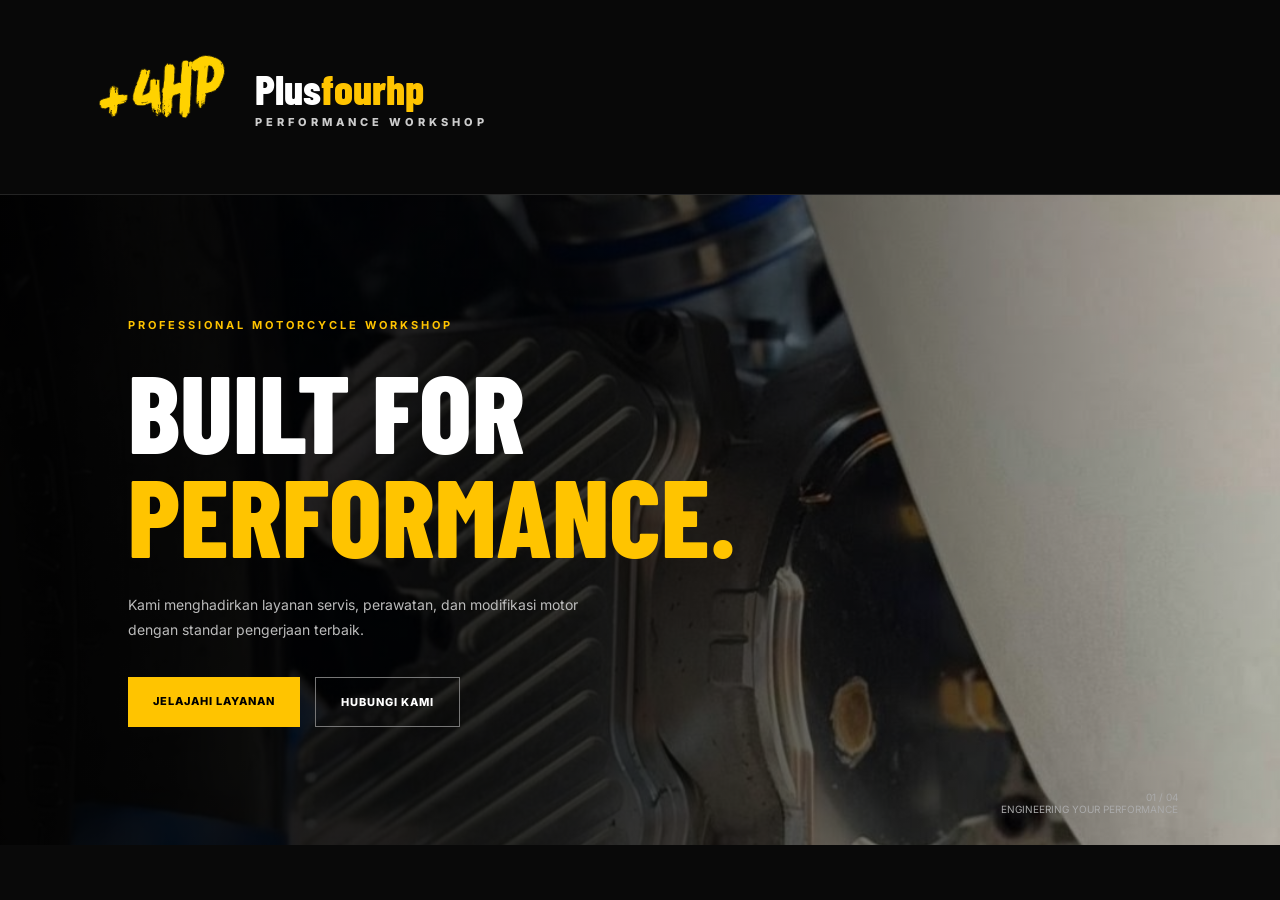
<file: index.html>
<!DOCTYPE html>
<html lang="id">
<head>
    <meta charset="UTF-8">
    <meta name="viewport" content="width=device-width, initial-scale=1.0">
    <title>Plusfourhp | Performance Workshop</title>
    <link rel="stylesheet" href="style.css">
</head>

<body>

<!-- NAVBAR -->
<header class="header">
    <nav class="navbar">
        <a href="#" class="logo">
    <img src="logo.png" alt="Logo Bengkel">
    <span class="logo-text">
        Plus<span>fourhp</span>
        <small>PERFORMANCE WORKSHOP</small>
    </span>
</a>

    
        </ul>
        
    </nav>
</header>


<!-- HERO SECTION -->
<main>

<section class="hero" id="home">

    <div class="hero-content">

        <span class="tagline">
            PROFESSIONAL MOTORCYCLE WORKSHOP
        </span>

        <h1>
            BUILT FOR<br>
            <span>PERFORMANCE.</span>
        </h1>

        <p>
            Kami menghadirkan layanan servis,
            perawatan, dan modifikasi motor
            dengan standar pengerjaan terbaik.
        </p>

        <div class="hero-buttons">
            <a href="layanan.html" class="btn-primary">
                JELAJAHI LAYANAN
            </a>

            <a href="contact.html"
               class="btn-secondary">
                HUBUNGI KAMI
            </a>
        </div>

    </div>

    <div class="hero-label">
        <span>01 / 04</span>
        <p>ENGINEERING YOUR PERFORMANCE</p>
    </div>

</section>



</section>
</file>
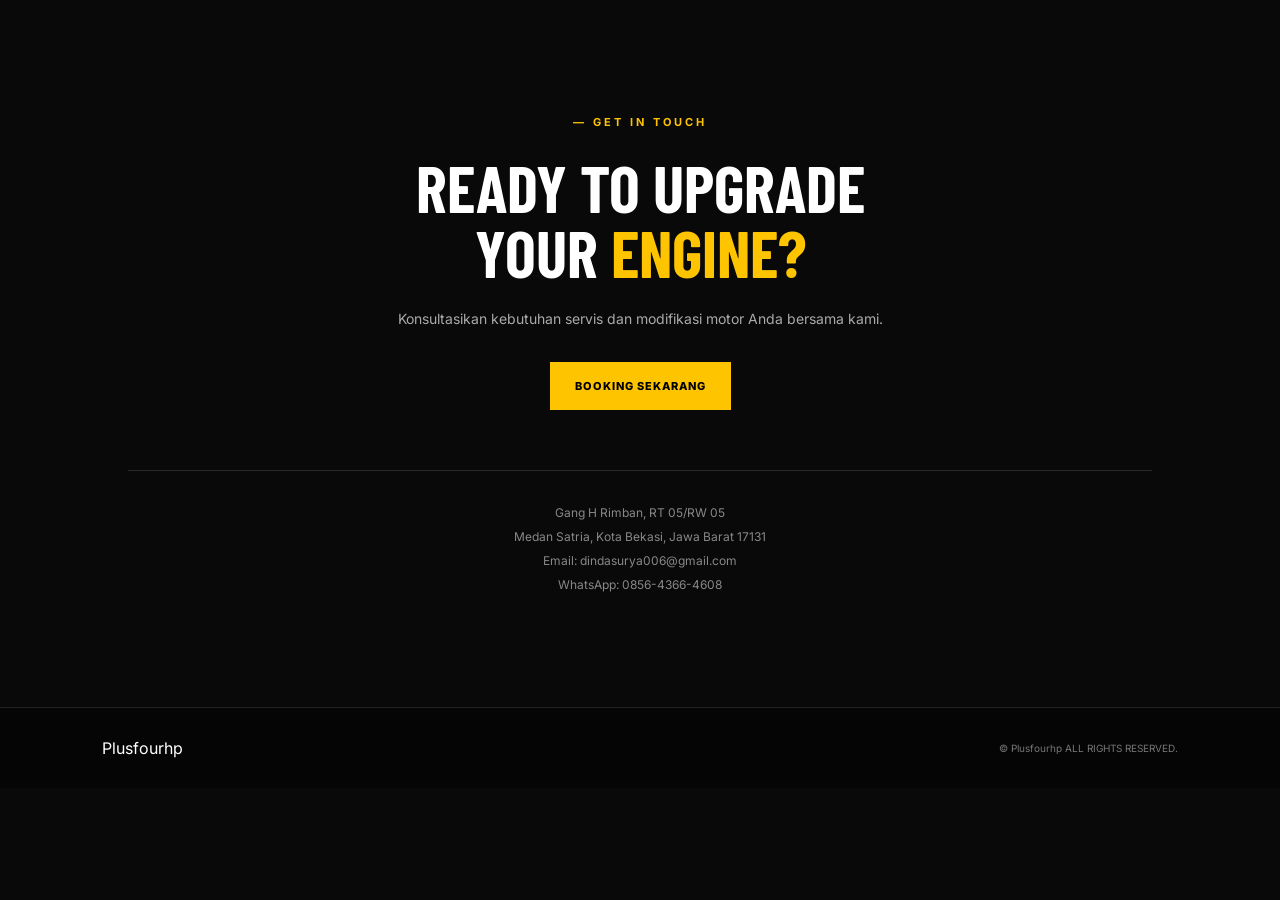
<file: contact.html>
<!DOCTYPE html>
<html lang="id">
<head>
    <meta charset="UTF-8">
    <meta name="viewport" content="width=device-width, initial-scale=1.0">
    <title>Plusfourhp | Performance Workshop</title>
    <link rel="stylesheet" href="style.css">
</head>

<body>
  
  <!-- CONTACT -->
<section class="contact" id="contact">

    <span>— GET IN TOUCH</span>

    <h2>READY TO UPGRADE<br>
        YOUR <strong>ENGINE?</strong>
    </h2>

    <p>
        Konsultasikan kebutuhan servis dan
        modifikasi motor Anda bersama kami.
    </p>

    <a href="https://wa.me/6285643664608"
       class="btn-primary">
        BOOKING SEKARANG
    </a>

    <div class="address">
        <p>Gang H Rimban, RT 05/RW 05</p>
        <p>Medan Satria, Kota Bekasi, Jawa Barat 17131</p>
        <p>Email: dindasurya006@gmail.com</p>
        <p>WhatsApp: 0856-4366-4608</p>
    </div>

</section>

</main>


<!-- FOOTER -->
<footer>
    <a href="#" class="logo">
        Plusfourhp</span>
    </a>

    <p>© Plusfourhp ALL RIGHTS RESERVED.</p>
</footer>

</body>
</html>
</file>
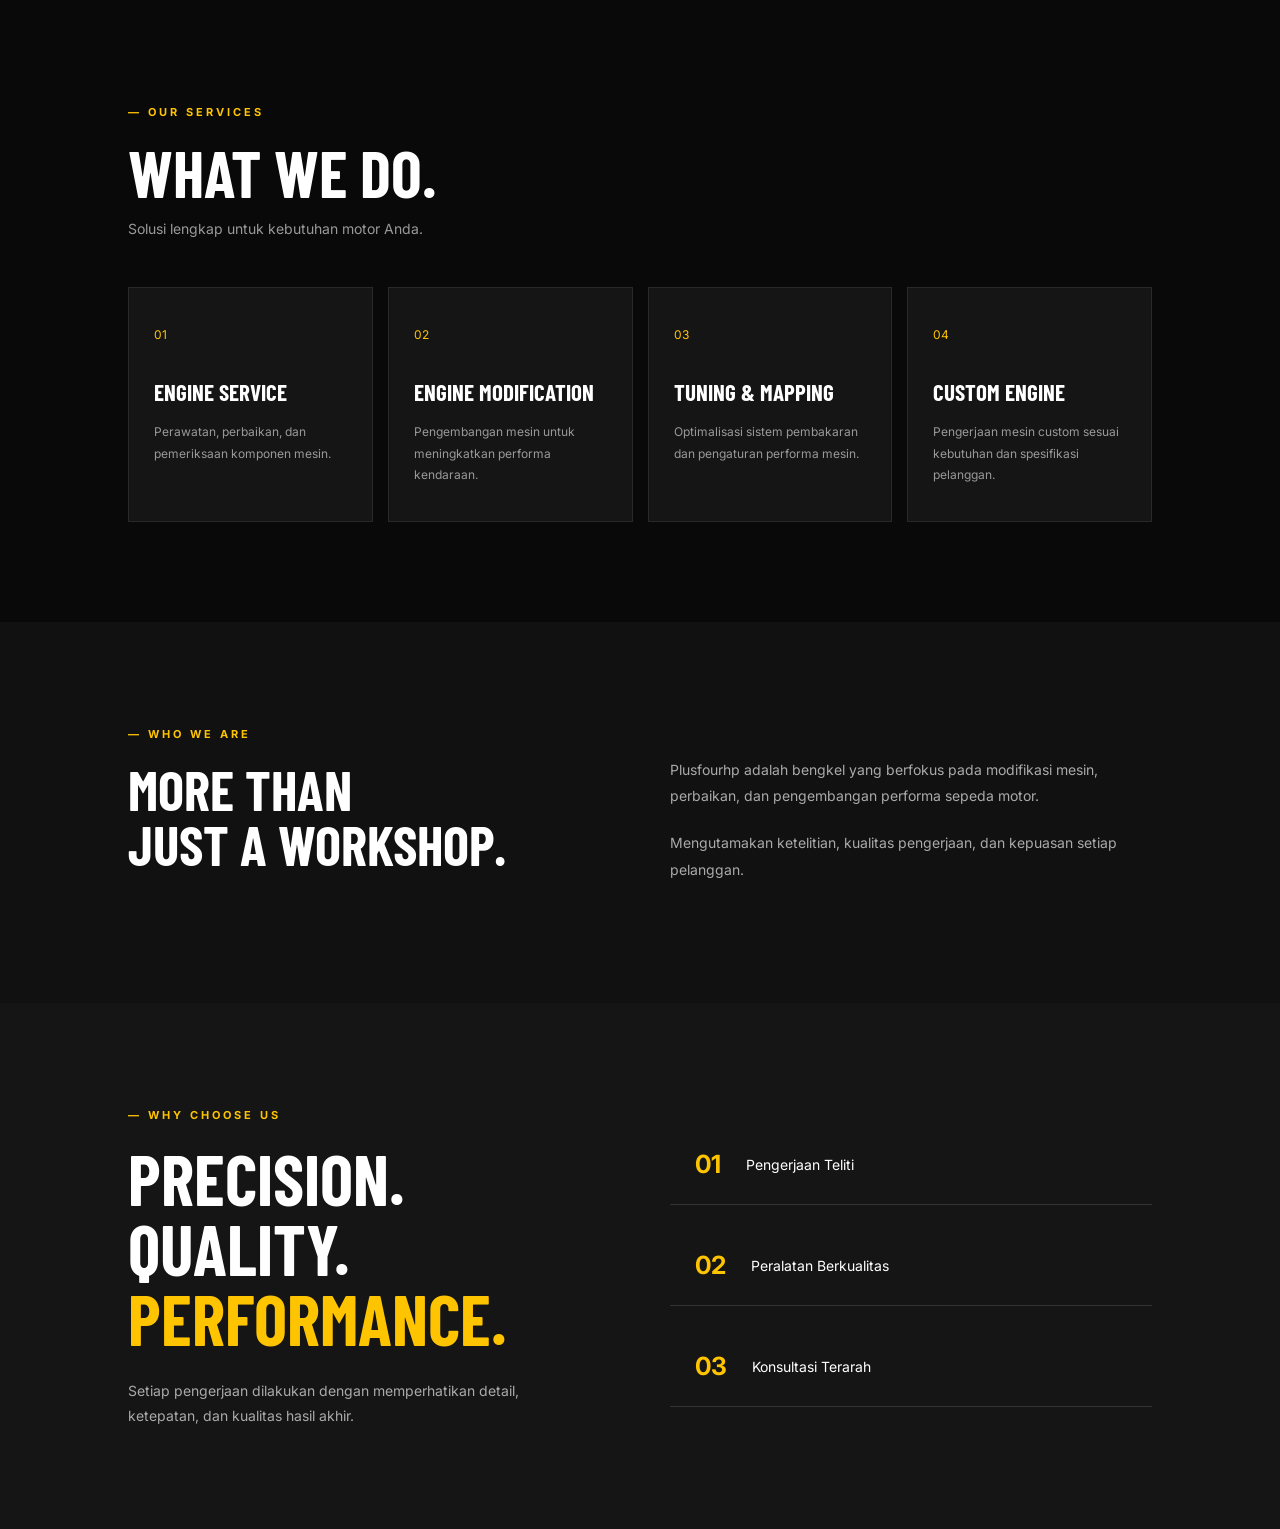
<file: layanan.html>
<!DOCTYPE html>
<html lang="id">
<head>
    <meta charset="UTF-8">
    <meta name="viewport" content="width=device-width, initial-scale=1.0">
    <title>Plusfourhp | Performance Workshop</title>
    <link rel="stylesheet" href="style.css">
</head>

<body>
  
  <!-- SERVICES -->
<section class="services" id="services">

    <div class="section-heading">
        <span>— OUR SERVICES</span>
        <h2>WHAT WE DO.</h2>
        <p>Solusi lengkap untuk kebutuhan motor Anda.</p>
    </div>

    <div class="service-grid">

        <div class="service-card">
            <span>01</span>
            <h3>ENGINE SERVICE</h3>
            <p>
                Perawatan, perbaikan, dan pemeriksaan
                komponen mesin.
            </p>
        </div>

        <div class="service-card">
            <span>02</span>
            <h3>ENGINE MODIFICATION</h3>
            <p>
                Pengembangan mesin untuk meningkatkan
                performa kendaraan.
            </p>
        </div>

        <div class="service-card">
            <span>03</span>
            <h3>TUNING & MAPPING</h3>
            <p>
                Optimalisasi sistem pembakaran dan
                pengaturan performa mesin.
            </p>
        </div>

        <div class="service-card">
            <span>04</span>
            <h3>CUSTOM ENGINE</h3>
            <p>
                Pengerjaan mesin custom sesuai kebutuhan
                dan spesifikasi pelanggan.
            </p>
        </div>

    </div>

</section>


  <!-- INTRODUCTION -->
<section class="intro">

    <div class="intro-title">
        <span>— WHO WE ARE</span>
        <h2>MORE THAN<br>JUST A WORKSHOP.</h2>
    </div>

    <div class="intro-description">
        <p>
            Plusfourhp adalah bengkel yang berfokus
            pada modifikasi mesin, perbaikan, dan pengembangan
            performa sepeda motor.
        </p>

        <p>
            Mengutamakan ketelitian, kualitas pengerjaan,
            dan kepuasan setiap pelanggan.
        </p>
    </div>

</section>
   
<section class="why-us" id="about">

    <div class="why-content">
        <span>— WHY CHOOSE US</span>

        <h2>
            PRECISION.<br>
            QUALITY.<br>
            <span>PERFORMANCE.</span>
        </h2>

        <p>
            Setiap pengerjaan dilakukan dengan
            memperhatikan detail, ketepatan,
            dan kualitas hasil akhir.
        </p>
    </div>

    <div class="features">

        <div class="feature">
            <h3>01</h3>
            <p>Pengerjaan Teliti</p>
        </div>

        <div class="feature">
            <h3>02</h3>
            <p>Peralatan Berkualitas</p>
        </div>

        <div class="feature">
            <h3>03</h3>
            <p>Konsultasi Terarah</p>
        </div>

    </div>

</section>
</file>
<file: style.css>
@import url('https://fonts.googleapis.com/css2?family=Barlow+Condensed:wght@400;500;600;700;800&family=Inter:wght@400;500;600;700&display=swap');

:root {
    --black: #090909;
    --dark: #121212;
    --yellow: #ffc400;
    --white: #ffffff;
    --gray: #999999;
}

* {
    margin: 0;
    padding: 0;
    box-sizing: border-box;
    scroll-behavior: smooth;
}

body {
    background: var(--black);
    color: var(--white);
    font-family: 'Inter', sans-serif;
}

a {
    text-decoration: none;
    color: inherit;
}

/* NAVBAR */

.header {
    background: #080808;
    border-bottom: 1px solid #242424;
}

.navbar {
    max-width: 1400px;
    margin: auto;
    padding: 22px 7%;
    display: flex;
    justify-content: space-between;
    align-items: center;
}

.logo {
    display: flex;
    align-items: center;
    gap: 15px;
    text-decoration: none;
}

.logo img {
    width: 150px;
    height: 150px;
    object-fit: contain;
}

.logo-text {
    font-family: 'Barlow Condensed', sans-serif;
    font-size: 42px;
    font-weight: 800;
    color: #fff;
    line-height: 1;
    white-space: nowrap;
}

.logo-text span {
    color: #ffc400;
}

.logo-text small {
    display: block;
    font-family: 'Inter', sans-serif;
    font-size: 11px;
    letter-spacing: 4px;
    margin-top: 8px;
    color: #ccc;
    
}
@media (max-width: 600px) 
{
    .logo img {
        width: 60px;
        height: 100px;
    }

    .logo-text {
        font-size: 30px;
    }

    .logo-text small {
        font-size: 8px;
        letter-spacing: 2px;
    }
}

.nav-menu {
    display: flex;
    list-style: none;
    gap: 30px;
}

.nav-menu a {
    font-size: 13px;
    color: #ccc;
    transition: .3s;
}

.nav-menu a:hover {
    color: var(--yellow);
}

.nav-button {
    padding: 13px 20px;
    background: var(--yellow);
    color: #000;
    font-size: 11px;
    font-weight: 800;
}

/* HERO */

.hero {
    min-height: 650px;
    position: relative;
    display: flex;
    align-items: center;
    padding: 80px 10%;
    overflow: hidden;

    background:
        linear-gradient(
            90deg,
            rgba(0,0,0,.96),
            rgba(0,0,0,.75),
            rgba(0,0,0,.2)
        ),
        url('bengkel.jpg') center/cover;
}

.hero-content {
    max-width: 700px;
}

.tagline,
.section-heading span,
.intro-title span,
.why-content > span,
.contact > span {
    color: var(--yellow);
    font-size: 11px;
    font-weight: 700;
    letter-spacing: 3px;
}

.hero h1 {
    font-family: 'Barlow Condensed', sans-serif;
    font-size: clamp(65px, 9vw, 110px);
    line-height: .95;
    margin: 25px 0;
    font-weight: 800;
}

.hero h1 span {
    color: var(--yellow);
}

.hero-content > p {
    max-width: 480px;
    color: #bbb;
    line-height: 1.8;
    font-size: 14px;
}

.hero-buttons {
    display: flex;
    gap: 15px;
    margin-top: 35px;
    flex-wrap: wrap;
}

.btn-primary,
.btn-secondary {
    display: inline-block;
    padding: 17px 25px;
    font-size: 11px;
    font-weight: 800;
    letter-spacing: 1px;
    transition: .3s;
}

.btn-primary {
    background: var(--yellow);
    color: #000;
}

.btn-primary:hover {
    background: #fff;
    transform: translateY(-3px);
}

.btn-secondary {
    border: 1px solid #777;
    color: white;
}

.btn-secondary:hover {
    border-color: var(--yellow);
    color: var(--yellow);
}

.hero-label {
    position: absolute;
    bottom: 30px;
    right: 8%;
    text-align: right;
    font-size: 10px;
    color: #aaa;
}

/* INTRO */

.intro {
    padding: 100px 10%;
    display: grid;
    grid-template-columns: 1fr 1fr;
    gap: 60px;
    background: #111;
}

.intro-title h2,
.section-heading h2,
.why-content h2,
.contact h2 {
    font-family: 'Barlow Condensed', sans-serif;
    font-size: 55px;
    line-height: 1;
    margin-top: 20px;
}

.intro-description {
    color: #aaa;
    line-height: 1.9;
    font-size: 14px;
    padding-top: 35px;
}

.intro-description p {
    margin-bottom: 20px;
}

/* SERVICES */

.services {
    padding: 100px 10%;
}

.section-heading {
    margin-bottom: 50px;
}

.section-heading h2 {
    font-size: 65px;
}

.section-heading p {
    color: var(--gray);
    margin-top: 15px;
    font-size: 14px;
}

.service-grid {
    display: grid;
    grid-template-columns: repeat(4, 1fr);
    gap: 15px;
}

.service-card {
    background: #151515;
    padding: 35px 25px;
    min-height: 230px;
    border: 1px solid #292929;
    transition: .3s;
}

.service-card:hover {
    border-color: var(--yellow);
    transform: translateY(-7px);
}

.service-card span {
    color: var(--yellow);
    font-size: 12px;
}

.service-card h3 {
    font-family: 'Barlow Condensed', sans-serif;
    font-size: 23px;
    margin: 35px 0 15px;
}

.service-card p {
    color: #999;
    font-size: 12px;
    line-height: 1.8;
}

/* WHY US */

.why-us {
    padding: 100px 10%;
    background: #151515;
    display: grid;
    grid-template-columns: 1fr 1fr;
    gap: 60px;
    align-items: center;
}

.why-content h2 {
    font-size: 70px;
}

.why-content h2 span {
    color: var(--yellow);
}

.why-content p {
    color: #aaa;
    line-height: 1.8;
    font-size: 14px;
    max-width: 400px;
    margin-top: 25px;
}

.features {
    display: flex;
    flex-direction: column;
    gap: 20px;
}

.feature {
    display: flex;
    gap: 25px;
    padding: 25px;
    border-bottom: 1px solid #333;
    align-items: center;
}

.feature h3 {
    color: var(--yellow);
    font-size: 25px;
}

.feature p {
    font-size: 14px;
}

/* CONTACT */

.contact {
    padding: 110px 10%;
    text-align: center;
}

.contact h2 {
    font-size: 65px;
    margin: 25px 0;
}

.contact h2 strong {
    color: var(--yellow);
}

.contact > p {
    color: #aaa;
    font-size: 14px;
    margin-bottom: 35px;
}

.address {
    margin-top: 60px;
    padding-top: 30px;
    border-top: 1px solid #292929;
    color: #888;
    font-size: 12px;
    line-height: 2;
}

/* FOOTER */

footer {
    padding: 30px 8%;
    background: #050505;
    border-top: 1px solid #222;
    display: flex;
    justify-content: space-between;
    align-items: center;
    gap: 20px;
}

footer p {
    color: #777;
    font-size: 10px;
}

/* RESPONSIVE */

@media (max-width: 900px) {
    .nav-menu {
        gap: 15px;
    }

    .service-grid {
        grid-template-columns: repeat(2, 1fr);
    }

    .intro,
    .why-us {
        grid-template-columns: 1fr;
    }
}

@media (max-width: 600px) {
    .navbar {
        flex-wrap: wrap;
        justify-content: center;
        gap: 20px;
    }

    .nav-menu {
        width: 100%;
        justify-content: center;
        flex-wrap: wrap;
        gap: 15px;
    }

    .nav-button {
        display: none;
    }

    .hero {
        min-height: 570px;
        padding: 60px 7%;
        background-position: 60% center;
    }

    .hero h1 {
        font-size: 65px;
    }

    .intro,
    .services,
    .why-us,
    .contact {
        padding: 70px 7%;
    }

    .intro-title h2,
    .section-heading h2 {
        font-size: 45px;
    }

    .service-grid {
        grid-template-columns: 1fr;
    }

    .why-content h2,
    .contact h2 {
        font-size: 52px;
    }

    footer {
        flex-direction: column;
        text-align: center;
    }
}
</file>
